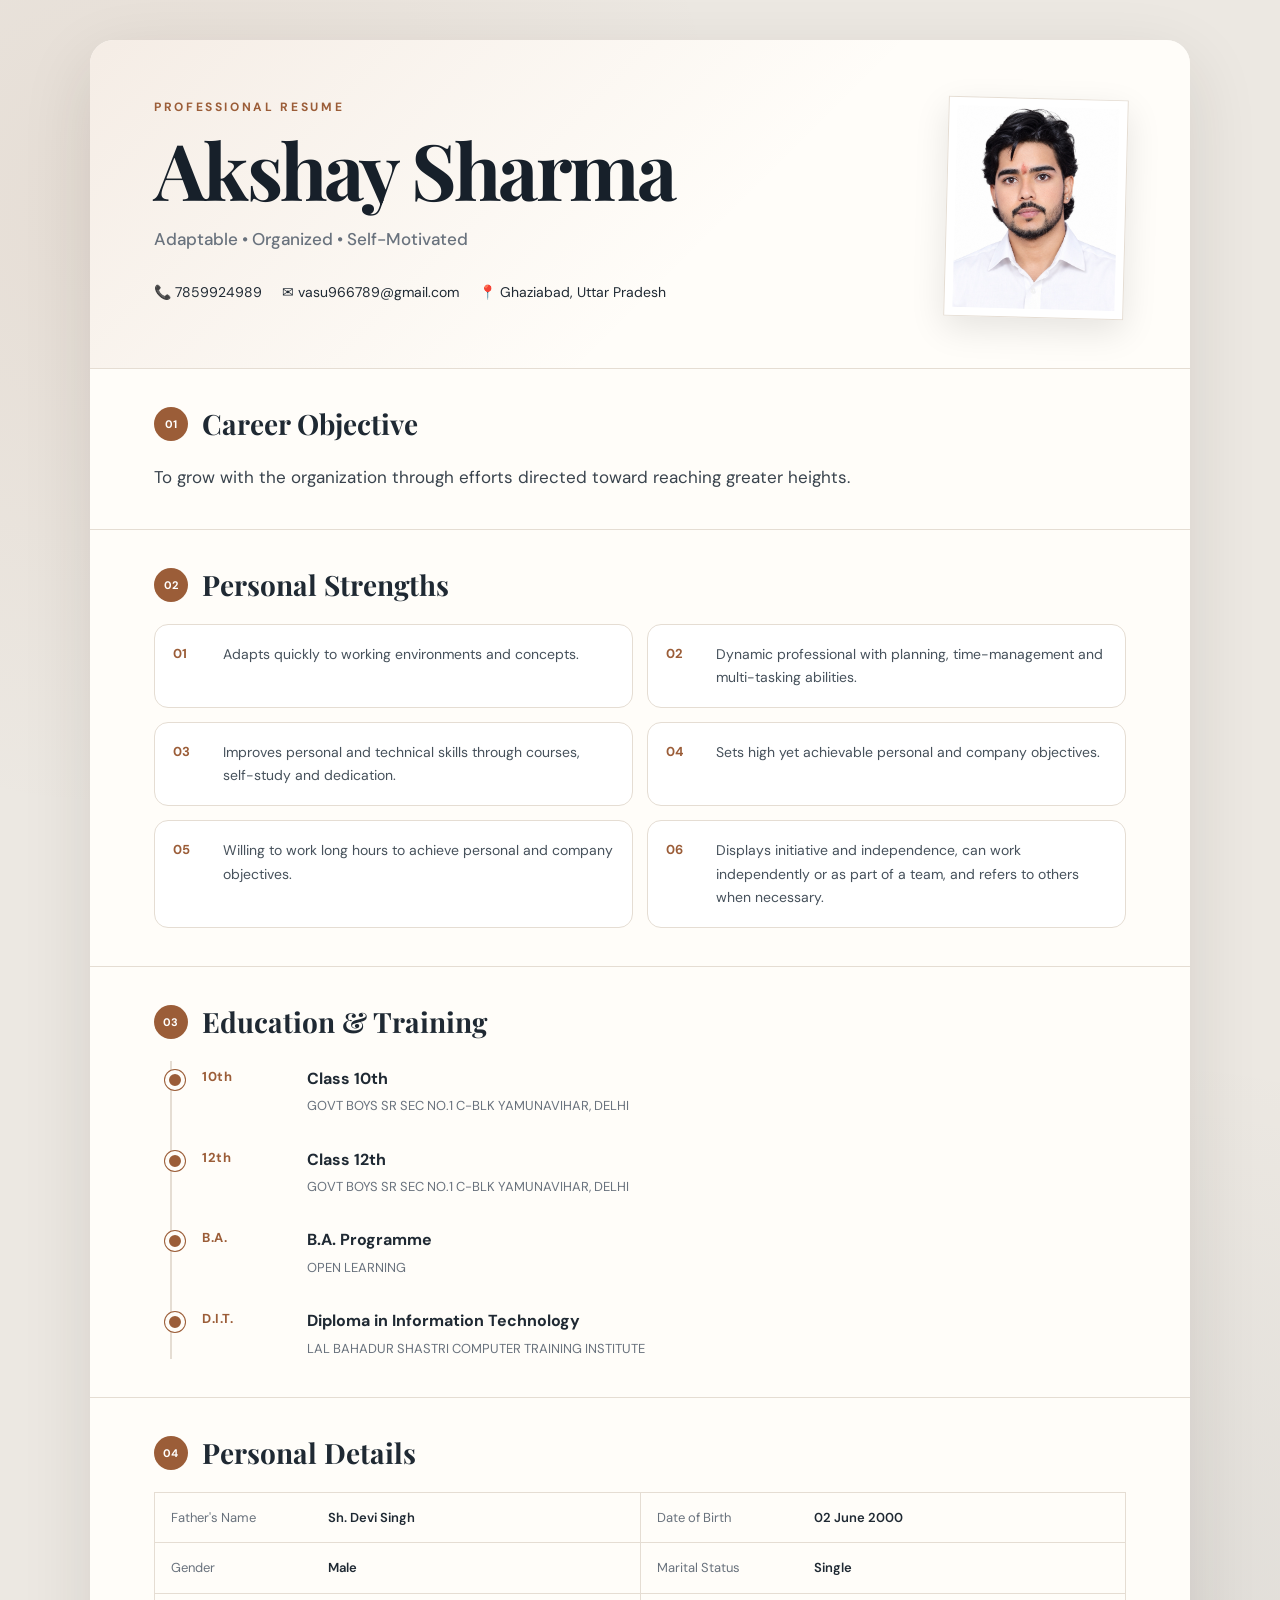
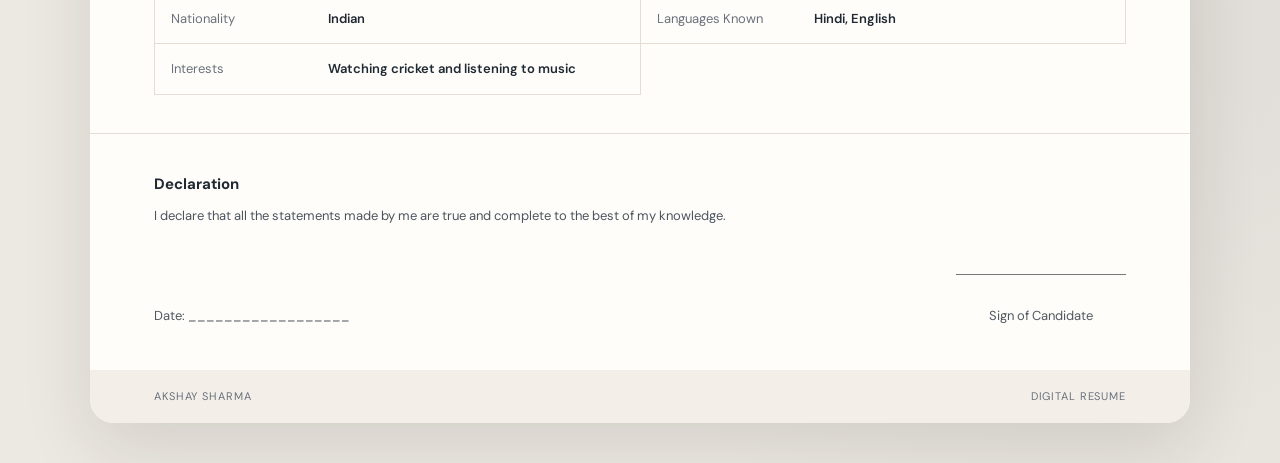
<file: index.html>
<!DOCTYPE html>
<html lang="en">
<head>
  <meta charset="UTF-8">
  <meta name="viewport" content="width=device-width, initial-scale=1.0">
  <meta name="description" content="Digital resume of Akshay Sharma">
  <title>Akshay Sharma | Resume</title>
  <link rel="stylesheet" href="Style.css">
</head>
<body>
  <main class="resume">
    <header class="hero">
      <div class="hero-copy">
        <p class="eyebrow">PROFESSIONAL RESUME</p>
        <h1>Akshay Sharma</h1>
        <p class="role">Adaptable • Organized • Self-Motivated</p>

        <div class="contact-grid">
          <a href="tel:7859924989">📞 7859924989</a>
          <a href="mailto:vasu966789@gmail.com">✉ vasu966789@gmail.com</a>
          <span>📍 Ghaziabad, Uttar Pradesh</span>
        </div>
      </div>

      <div class="photo-frame">
        <img src="Photo.jpg" alt="Akshay Sharma profile photo placeholder">
      </div>
    </header>

    <section class="section objective">
      <div class="section-heading">
        <span class="number">01</span>
        <h2>Career Objective</h2>
      </div>
      <p>To grow with the organization through efforts directed toward reaching greater heights.</p>
    </section>

    <section class="section">
      <div class="section-heading">
        <span class="number">02</span>
        <h2>Personal Strengths</h2>
      </div>
      <div class="strengths">
        <article><span>01</span><p>Adapts quickly to working environments and concepts.</p></article>
        <article><span>02</span><p>Dynamic professional with planning, time-management and multi-tasking abilities.</p></article>
        <article><span>03</span><p>Improves personal and technical skills through courses, self-study and dedication.</p></article>
        <article><span>04</span><p>Sets high yet achievable personal and company objectives.</p></article>
        <article><span>05</span><p>Willing to work long hours to achieve personal and company objectives.</p></article>
        <article><span>06</span><p>Displays initiative and independence, can work independently or as part of a team, and refers to others when necessary.</p></article>
      </div>
    </section>

    <section class="section">
      <div class="section-heading">
        <span class="number">03</span>
        <h2>Education & Training</h2>
      </div>

      <div class="education-list">
        <div class="education-item">
          <div class="year">10th</div>
          <div>
            <h3>Class 10th</h3>
            <p>GOVT BOYS SR SEC NO.1 C-BLK YAMUNAVIHAR, DELHI</p>
          </div>
        </div>

        <div class="education-item">
          <div class="year">12th</div>
          <div>
            <h3>Class 12th</h3>
            <p>GOVT BOYS SR SEC NO.1 C-BLK YAMUNAVIHAR, DELHI</p>
          </div>
        </div>

        <div class="education-item">
          <div class="year">B.A.</div>
          <div>
            <h3>B.A. Programme</h3>
            <p>OPEN LEARNING</p>
          </div>
        </div>

        <div class="education-item">
          <div class="year">D.I.T.</div>
          <div>
            <h3>Diploma in Information Technology</h3>
            <p>LAL BAHADUR SHASTRI COMPUTER TRAINING INSTITUTE</p>
          </div>
        </div>
      </div>
    </section>

    <section class="section details-section">
      <div class="section-heading">
        <span class="number">04</span>
        <h2>Personal Details</h2>
      </div>

      <div class="details">
        <div><span>Father's Name</span><strong>Sh. Devi Singh</strong></div>
        <div><span>Date of Birth</span><strong>02 June 2000</strong></div>
        <div><span>Gender</span><strong>Male</strong></div>
        <div><span>Marital Status</span><strong>Single</strong></div>
        <div><span>Nationality</span><strong>Indian</strong></div>
        <div><span>Languages Known</span><strong>Hindi, English</strong></div>
        <div><span>Interests</span><strong>Watching cricket and listening to music</strong></div>
      </div>
    </section>

    <section class="declaration">
      <p><strong>Declaration</strong></p>
      <p>I declare that all the statements made by me are true and complete to the best of my knowledge.</p>
      <div class="signature-row">
        <span>Date: __________________</span>
        <span class="signature">Sign of Candidate</span>
      </div>
    </section>

    <footer>
      <span>Akshay Sharma</span>
      <span>Digital Resume</span>
    </footer>
  </main>

  <script src="Script.js"></script>
</body>
</html>
</file>
<file: Style.css>
@import url('https://fonts.googleapis.com/css2?family=DM+Sans:wght@400;500;600;700&family=Playfair+Display:wght@600;700&display=swap');

:root {
  --ink: #1f2933;
  --muted: #69727d;
  --accent: #9b5d38;
  --accent-dark: #75432a;
  --paper: #fffdf9;
  --soft: #f3eee7;
  --line: #e5ddd3;
  --shadow: 0 24px 70px rgba(45, 35, 28, .12);
}

* { box-sizing: border-box; }

html { scroll-behavior: smooth; }

body {
  margin: 0;
  background:
    radial-gradient(circle at 10% 10%, rgba(155,93,56,.08), transparent 28%),
    radial-gradient(circle at 90% 80%, rgba(31,41,51,.06), transparent 30%),
    #ece8e2;
  color: var(--ink);
  font-family: "DM Sans", Arial, sans-serif;
  line-height: 1.65;
}

.resume {
  width: min(1100px, calc(100% - 32px));
  margin: 40px auto;
  background: var(--paper);
  box-shadow: var(--shadow);
  border-radius: 24px;
  overflow: hidden;
}

.hero {
  display: grid;
  grid-template-columns: 1fr 190px;
  gap: 40px;
  padding: 58px 64px 50px;
  background:
    linear-gradient(135deg, rgba(155,93,56,.10), transparent 58%),
    var(--paper);
  border-bottom: 1px solid var(--line);
}

.eyebrow {
  margin: 0 0 12px;
  color: var(--accent);
  font-size: 12px;
  font-weight: 700;
  letter-spacing: .22em;
}

h1 {
  margin: 0;
  font-family: "Playfair Display", Georgia, serif;
  font-size: clamp(46px, 7vw, 78px);
  line-height: 1;
  letter-spacing: -.035em;
  color: #17202a;
}

.role {
  margin: 17px 0 28px;
  color: var(--muted);
  font-size: 17px;
  font-weight: 500;
}

.contact-grid {
  display: flex;
  flex-wrap: wrap;
  gap: 10px 20px;
}

.contact-grid a,
.contact-grid span {
  color: var(--ink);
  text-decoration: none;
  font-size: 14px;
}

.contact-grid a:hover { color: var(--accent); }

.photo-frame {
  justify-self: end;
  width: 180px;
  height: 220px;
  padding: 8px;
  background: white;
  border: 1px solid var(--line);
  box-shadow: 0 12px 35px rgba(0,0,0,.10);
  transform: rotate(1.5deg);
}

.photo-frame img {
  width: 100%;
  height: 100%;
  display: block;
  object-fit: cover;
}

.section {
  padding: 38px 64px;
  border-bottom: 1px solid var(--line);
}

.section-heading {
  display: flex;
  align-items: center;
  gap: 14px;
  margin-bottom: 22px;
}

.section-heading .number {
  display: inline-grid;
  place-items: center;
  width: 34px;
  height: 34px;
  border-radius: 50%;
  background: var(--accent);
  color: white;
  font-size: 11px;
  font-weight: 700;
  letter-spacing: .04em;
}

h2 {
  margin: 0;
  font-family: "Playfair Display", Georgia, serif;
  font-size: 28px;
  line-height: 1.2;
}

.objective p {
  max-width: 850px;
  margin: 0;
  font-size: 17px;
  color: #39434d;
}

.strengths {
  display: grid;
  grid-template-columns: repeat(2, 1fr);
  gap: 14px;
}

.strengths article {
  display: grid;
  grid-template-columns: 38px 1fr;
  gap: 12px;
  padding: 18px;
  border: 1px solid var(--line);
  border-radius: 14px;
  background: #fff;
  transition: transform .2s ease, box-shadow .2s ease;
}

.strengths article:hover {
  transform: translateY(-2px);
  box-shadow: 0 10px 25px rgba(50,40,30,.08);
}

.strengths article span {
  color: var(--accent);
  font-weight: 700;
  font-size: 13px;
}

.strengths p {
  margin: 0;
  color: #46515b;
  font-size: 14px;
}

.education-list {
  border-left: 2px solid var(--line);
  margin-left: 16px;
}

.education-item {
  position: relative;
  display: grid;
  grid-template-columns: 85px 1fr;
  gap: 20px;
  padding: 5px 0 25px 30px;
}

.education-item:last-child { padding-bottom: 0; }

.education-item::before {
  content: "";
  position: absolute;
  left: -7px;
  top: 9px;
  width: 12px;
  height: 12px;
  border-radius: 50%;
  background: var(--accent);
  border: 4px solid var(--paper);
  box-shadow: 0 0 0 1px var(--accent);
}

.year {
  color: var(--accent);
  font-size: 13px;
  font-weight: 700;
  letter-spacing: .04em;
}

.education-item h3 {
  margin: 0 0 3px;
  font-size: 16px;
}

.education-item p {
  margin: 0;
  color: var(--muted);
  font-size: 13px;
}

.details {
  display: grid;
  grid-template-columns: repeat(2, 1fr);
  gap: 0;
  border-top: 1px solid var(--line);
  border-left: 1px solid var(--line);
}

.details > div {
  display: grid;
  grid-template-columns: 145px 1fr;
  gap: 12px;
  padding: 14px 16px;
  border-right: 1px solid var(--line);
  border-bottom: 1px solid var(--line);
}

.details span {
  color: var(--muted);
  font-size: 13px;
}

.details strong {
  font-size: 13px;
  font-weight: 600;
}

.declaration {
  padding: 38px 64px 44px;
}

.declaration p {
  margin: 0 0 8px;
  color: #4b5560;
  font-size: 13px;
}

.declaration p strong {
  color: var(--ink);
  font-size: 15px;
}

.signature-row {
  display: flex;
  justify-content: space-between;
  align-items: flex-end;
  margin-top: 48px;
  color: #505861;
  font-size: 13px;
}

.signature {
  min-width: 170px;
  text-align: center;
  padding-top: 30px;
  border-top: 1px solid #777;
}

footer {
  display: flex;
  justify-content: space-between;
  padding: 17px 64px;
  background: var(--soft);
  color: var(--muted);
  font-size: 11px;
  letter-spacing: .08em;
  text-transform: uppercase;
}

@media (max-width: 760px) {
  .resume {
    width: 100%;
    margin: 0;
    border-radius: 0;
  }

  .hero {
    grid-template-columns: 1fr;
    padding: 42px 26px;
  }

  .photo-frame {
    justify-self: start;
    width: 145px;
    height: 180px;
    order: -1;
  }

  .section, .declaration {
    padding-left: 26px;
    padding-right: 26px;
  }

  .strengths,
  .details {
    grid-template-columns: 1fr;
  }

  .details > div {
    grid-template-columns: 125px 1fr;
  }

  .signature-row {
    gap: 30px;
    flex-direction: column;
    align-items: stretch;
  }

  .signature { align-self: flex-end; }

  footer {
    padding-left: 26px;
    padding-right: 26px;
  }
}

@media print {
  @page { size: A4; margin: 10mm; }

  body { background: white; }

  .resume {
    width: 100%;
    margin: 0;
    border-radius: 0;
    box-shadow: none;
  }

  .strengths article:hover { transform: none; box-shadow: none; }
  .hero, .section, .declaration { break-inside: avoid; }
  a { color: inherit; }
}
</file>
